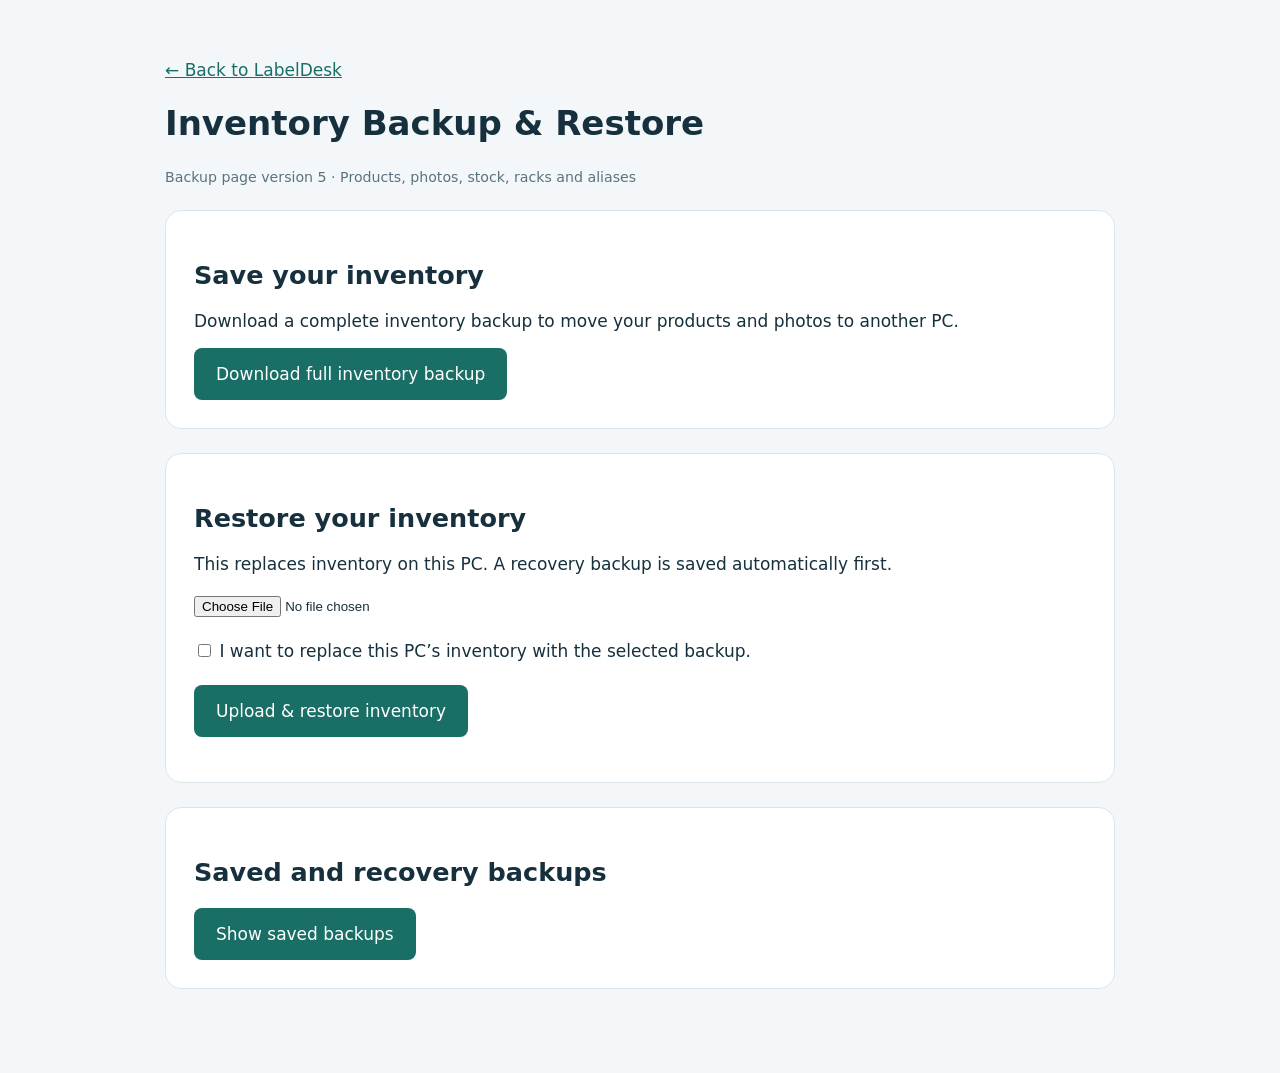
<file: static/backup-page.html>
<!doctype html>
<html lang="en"><head><meta charset="utf-8"><meta name="viewport" content="width=device-width,initial-scale=1"><title>LabelDesk — Inventory backup and restore</title>
<link rel="stylesheet" href="/static/backup-page.css?v=6"></head>
<body><main><a href="/">← Back to LabelDesk</a><h1>Inventory Backup &amp; Restore</h1><small>Backup page version 5 · Products, photos, stock, racks and aliases</small>
<section><h2>Save your inventory</h2><p>Download a complete inventory backup to move your products and photos to another PC.</p><a class="button" href="/api/inventory/backup">Download full inventory backup</a></section>
<section><h2>Restore your inventory</h2><p>This replaces inventory on this PC. A recovery backup is saved automatically first.</p>
<form id="restore" action="/api/inventory/restore" method="post" enctype="multipart/form-data"><input name="file" type="file" accept=".zip" required><label><input type="checkbox" required> I want to replace this PC’s inventory with the selected backup.</label><button id="restore-button">Upload &amp; restore inventory</button></form><p id="status" role="status"></p></section>
<section><h2>Saved and recovery backups</h2><button id="saved">Show saved backups</button><div id="list"></div></section></main>
<script src="/static/backup-page.js?v=6" defer></script></body></html>
</file>
<file: static/backup-page.css>
body{margin:0;background:#f4f7fa;color:#16303d;font:17px system-ui,sans-serif}main{max-width:950px;margin:40px auto;padding:20px}section{background:white;padding:28px;margin:24px 0;border:1px solid #dbe5e9;border-radius:16px}button,.button{display:inline-block;background:#196e65;color:white;border:0;border-radius:8px;padding:16px 22px;font:inherit;cursor:pointer;text-decoration:none}input[type=file]{display:block;margin:22px 0}label{display:block;margin:24px 0}#status{white-space:pre-wrap}small{color:#59737e}a{color:#196e65}
</file>
